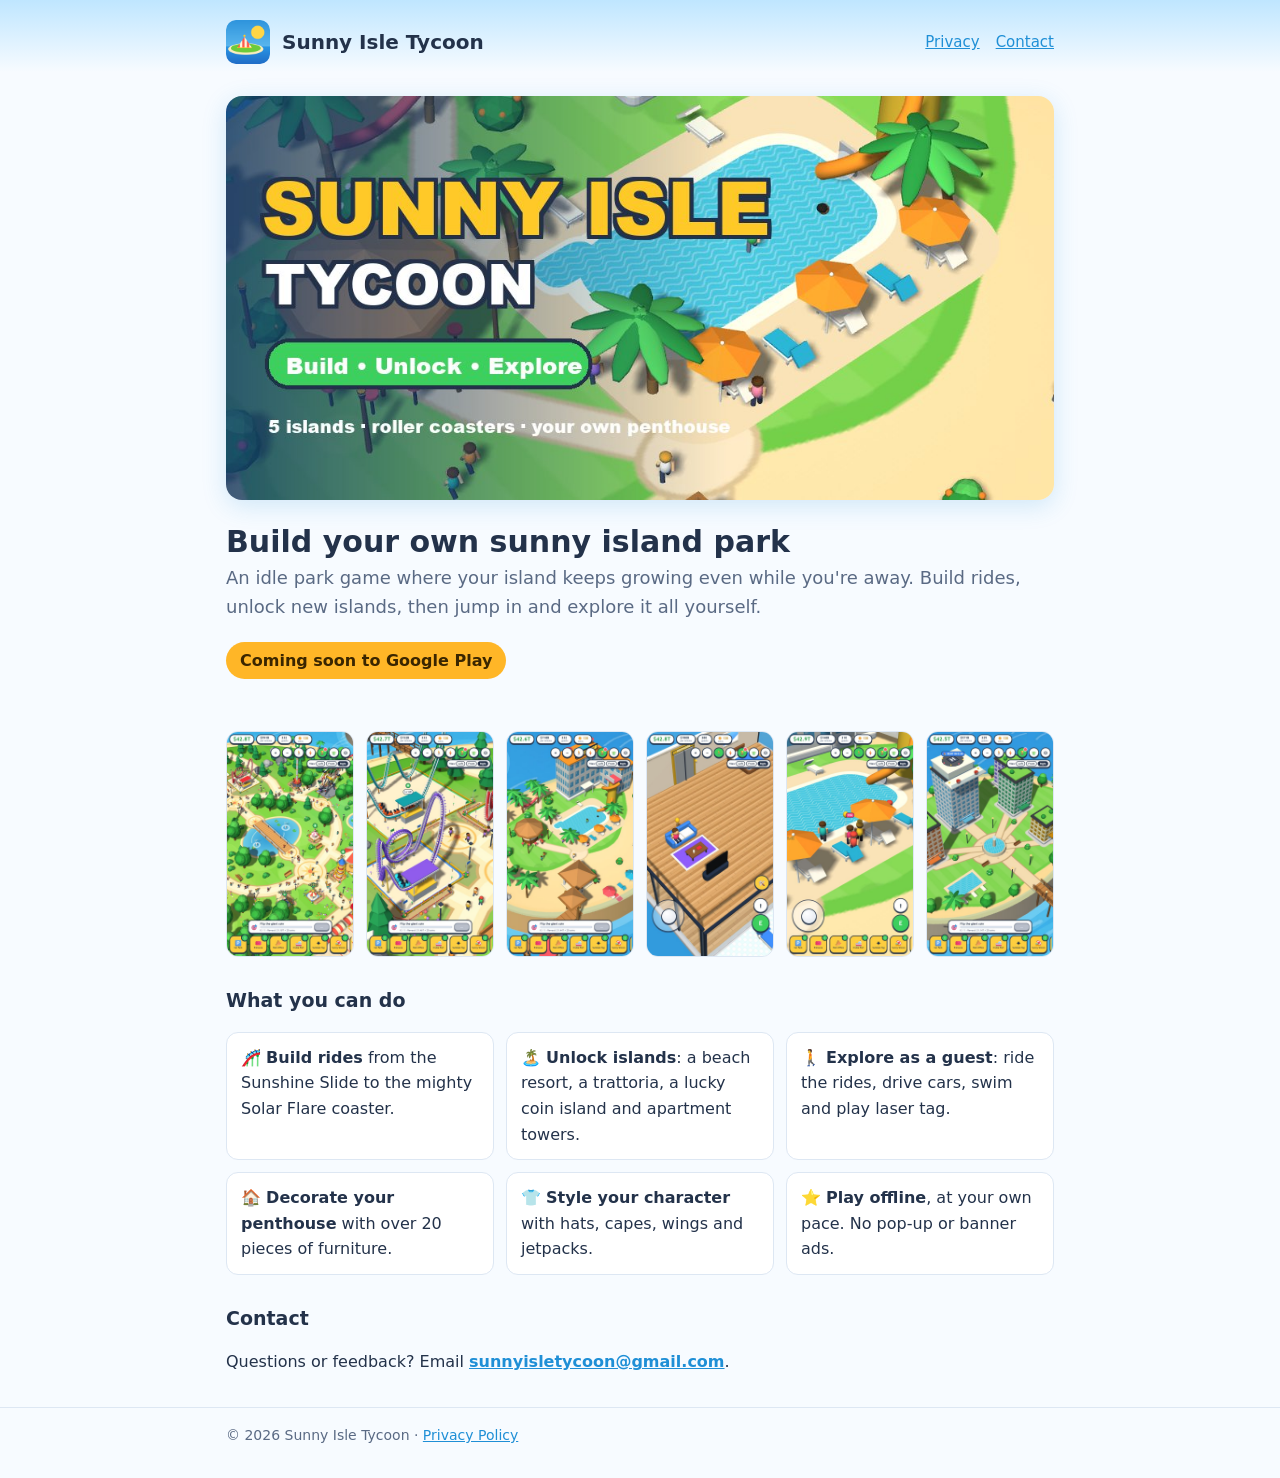
<file: index.html>
<!doctype html>
<html lang="en">
<head>
<meta charset="utf-8">
<meta name="viewport" content="width=device-width,initial-scale=1">
<title>Sunny Isle Tycoon</title>
<meta name="description" content="Build a sunny 3D island park, unlock new islands and explore it all yourself!">
<link rel="icon" href="favicon.png">
<link rel="stylesheet" href="style.css">
</head>
<body>
<header class="top"><div class="wrap">
  <img src="img/icon.png" alt="">
  <a class="brand" href="./">Sunny Isle Tycoon</a>
  <nav><a href="privacy.html">Privacy</a><a href="#contact">Contact</a></nav>
</div></header>

<main class="wrap">
  <section class="hero">
    <img class="banner" src="img/banner.jpg" alt="Sunny Isle Tycoon: a bright island theme park">
    <h1>Build your own sunny island park</h1>
    <p class="lead">An idle park game where your island keeps growing even while you're away. Build rides, unlock new islands, then jump in and explore it all yourself.</p>
    <span class="badge">Coming soon to Google Play</span>
  </section>

  <div class="shots">
    <img src="img/01-park.jpg" alt="The main park" loading="lazy">
    <img src="img/02-coaster.jpg" alt="A roller coaster" loading="lazy">
    <img src="img/03-shores.jpg" alt="Sunny Shores beach resort" loading="lazy">
    <img src="img/05-penthouse.jpg" alt="Decorating the penthouse" loading="lazy">
    <img src="img/06-explore.jpg" alt="Exploring the park as a guest" loading="lazy">
    <img src="img/07-heights.jpg" alt="Sunrise Heights apartment towers" loading="lazy">
  </div>

  <h2>What you can do</h2>
  <ul class="features">
    <li>🎢 <b>Build rides</b> from the Sunshine Slide to the mighty Solar Flare coaster.</li>
    <li>🏝️ <b>Unlock islands</b>: a beach resort, a trattoria, a lucky coin island and apartment towers.</li>
    <li>🚶 <b>Explore as a guest</b>: ride the rides, drive cars, swim and play laser tag.</li>
    <li>🏠 <b>Decorate your penthouse</b> with over 20 pieces of furniture.</li>
    <li>👕 <b>Style your character</b> with hats, capes, wings and jetpacks.</li>
    <li>⭐ <b>Play offline</b>, at your own pace. No pop-up or banner ads.</li>
  </ul>

  <h2 id="contact">Contact</h2>
  <p>Questions or feedback? Email <a href="mailto:sunnyisletycoon@gmail.com"><b>sunnyisletycoon@gmail.com</b></a>.</p>
</main>

<footer><div class="wrap">© 2026 Sunny Isle Tycoon · <a href="privacy.html">Privacy Policy</a></div></footer>
</body>
</html>
</file>
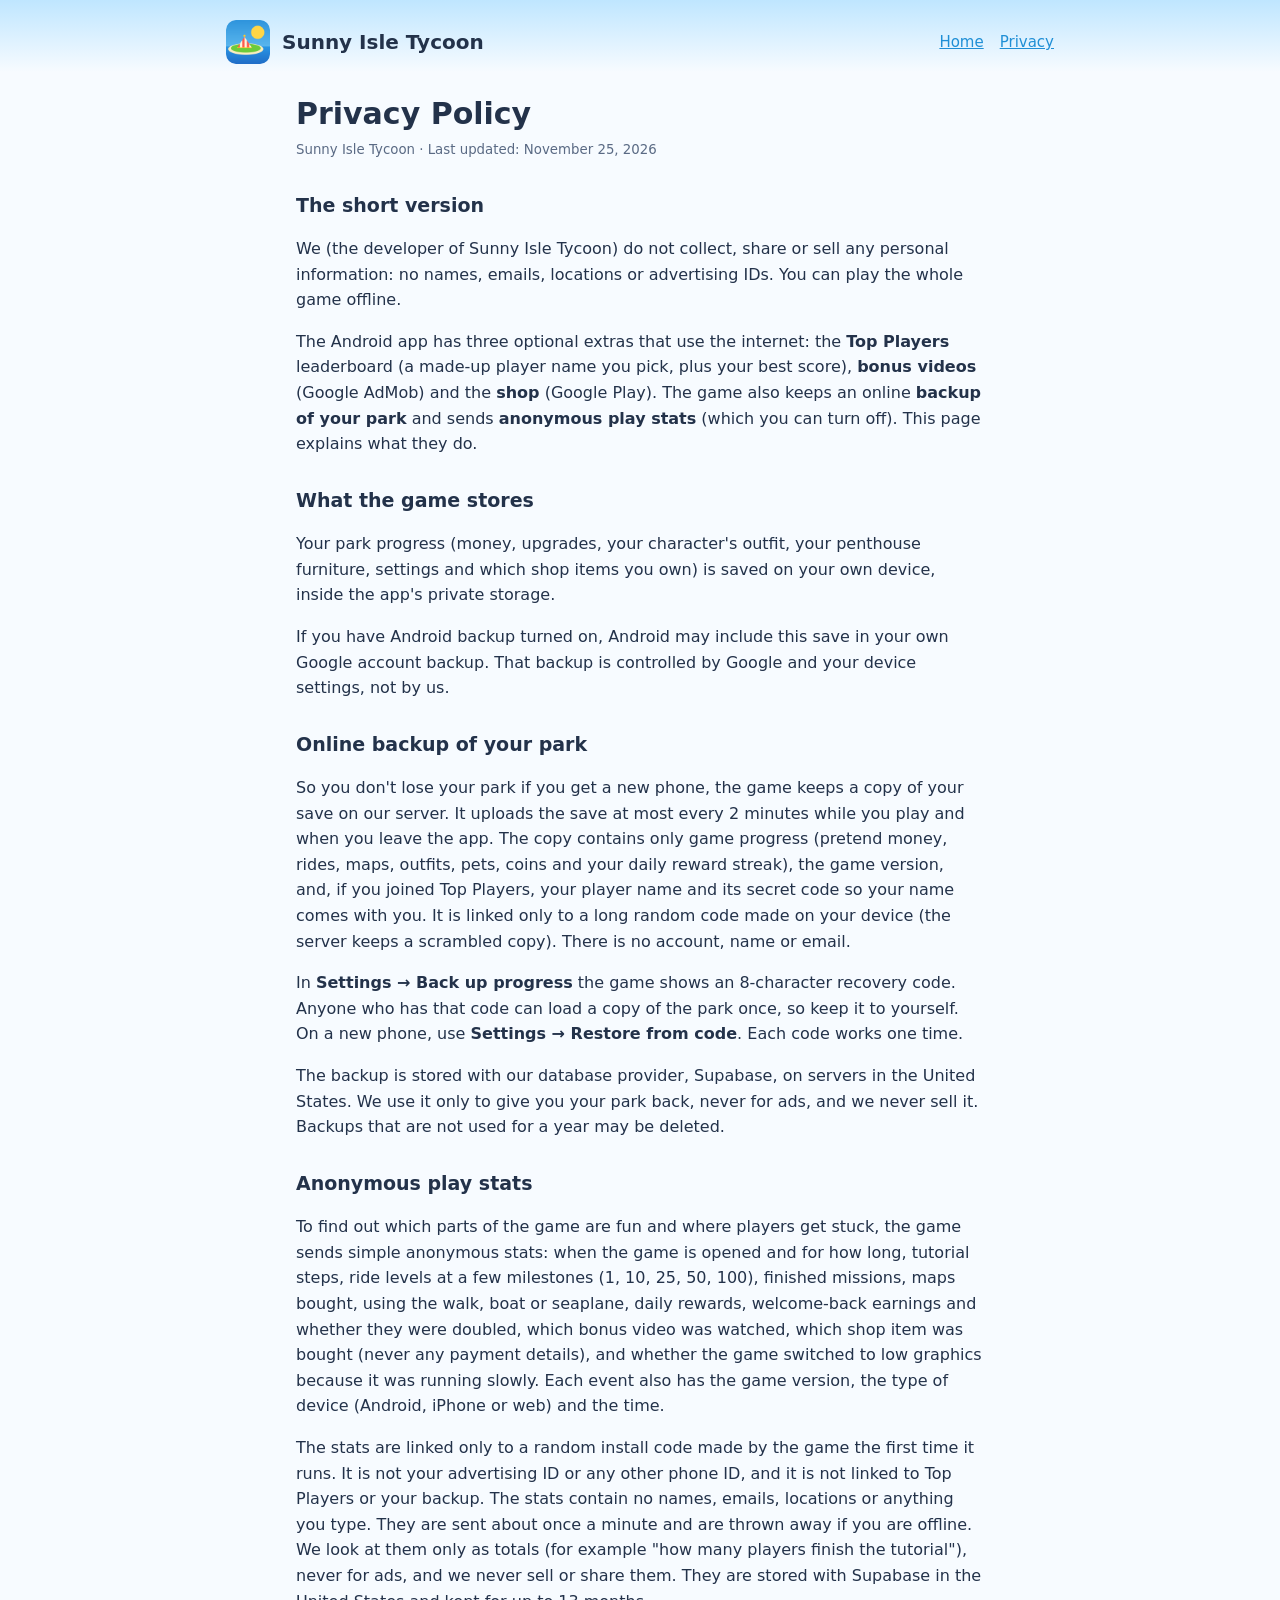
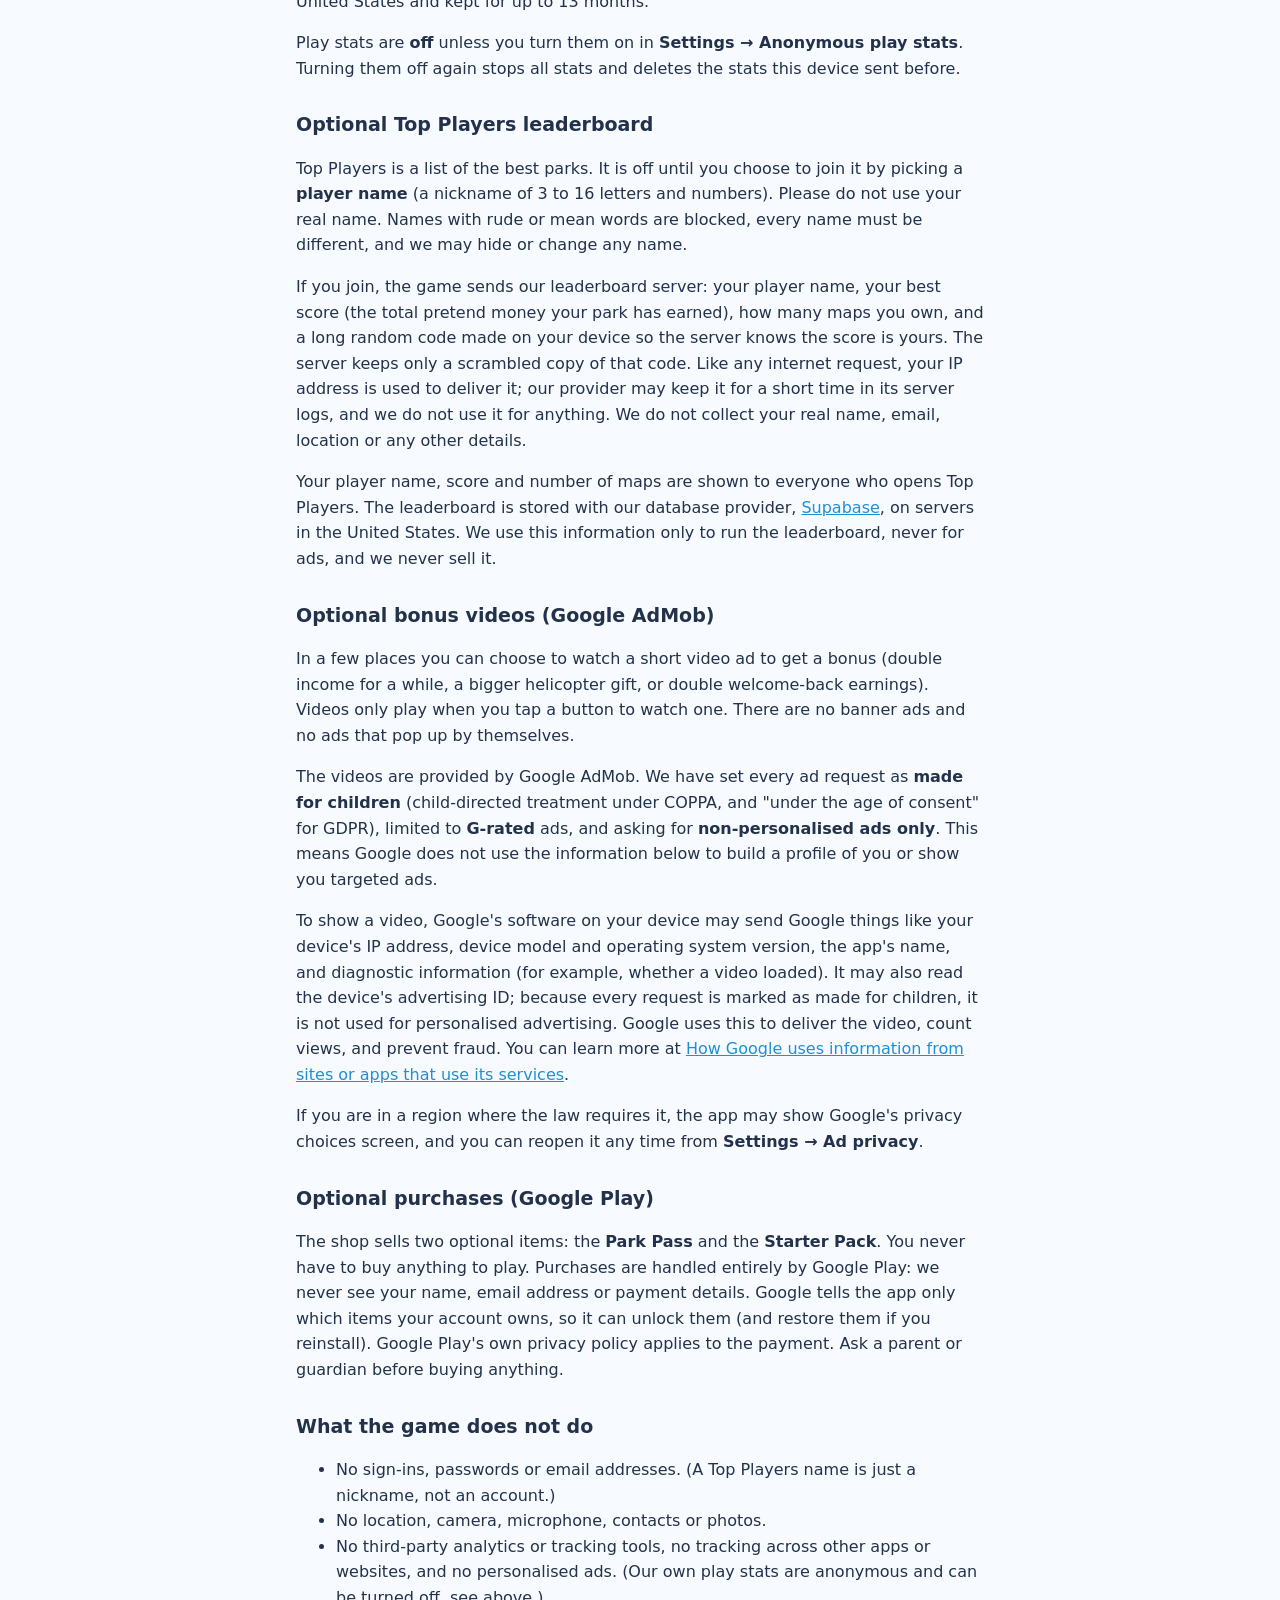
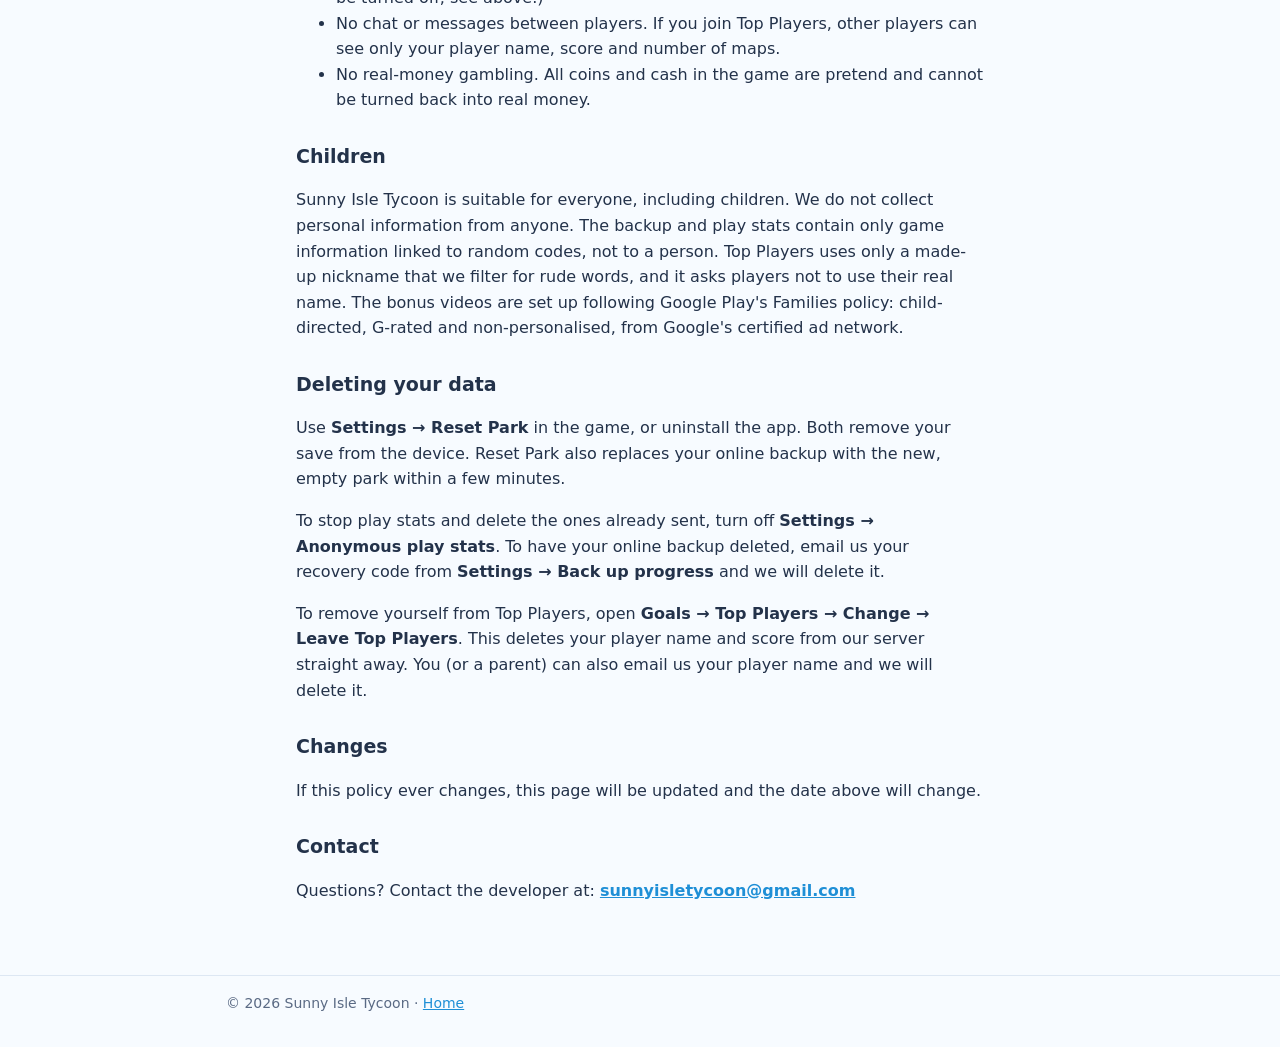
<file: privacy.html>
<!doctype html>
<html lang="en">
<head>
<meta charset="utf-8">
<meta name="viewport" content="width=device-width,initial-scale=1">
<title>Sunny Isle Tycoon: Privacy Policy</title>
<link rel="icon" href="favicon.png">
<link rel="stylesheet" href="style.css">
</head>
<body>
<header class="top"><div class="wrap">
  <img src="img/icon.png" alt="">
  <a class="brand" href="./">Sunny Isle Tycoon</a>
  <nav><a href="./">Home</a><a href="privacy.html">Privacy</a></nav>
</div></header>
<main class="wrap policy">
<h1>Privacy Policy</h1>
<small>Sunny Isle Tycoon · Last updated: November 25, 2026</small>

<h2>The short version</h2>
<p>We (the developer of Sunny Isle Tycoon) do not collect, share or sell any personal information: no names, emails, locations or advertising IDs. You can play the whole game offline.</p>
<p>The Android app has three optional extras that use the internet: the <b>Top Players</b> leaderboard (a made-up player name you pick, plus your best score), <b>bonus videos</b> (Google AdMob) and the <b>shop</b> (Google Play). The game also keeps an online <b>backup of your park</b> and sends <b>anonymous play stats</b> (which you can turn off). This page explains what they do.</p>

<h2>What the game stores</h2>
<p>Your park progress (money, upgrades, your character's outfit, your penthouse furniture, settings and which shop items you own) is saved on your own device, inside the app's private storage.</p>
<p>If you have Android backup turned on, Android may include this save in your own Google account backup. That backup is controlled by Google and your device settings, not by us.</p>

<h2>Online backup of your park</h2>
<p>So you don't lose your park if you get a new phone, the game keeps a copy of your save on our server. It uploads the save at most every 2 minutes while you play and when you leave the app. The copy contains only game progress (pretend money, rides, maps, outfits, pets, coins and your daily reward streak), the game version, and, if you joined Top Players, your player name and its secret code so your name comes with you. It is linked only to a long random code made on your device (the server keeps a scrambled copy). There is no account, name or email.</p>
<p>In <b>Settings → Back up progress</b> the game shows an 8-character recovery code. Anyone who has that code can load a copy of the park once, so keep it to yourself. On a new phone, use <b>Settings → Restore from code</b>. Each code works one time.</p>
<p>The backup is stored with our database provider, Supabase, on servers in the United States. We use it only to give you your park back, never for ads, and we never sell it. Backups that are not used for a year may be deleted.</p>

<h2>Anonymous play stats</h2>
<p>To find out which parts of the game are fun and where players get stuck, the game sends simple anonymous stats: when the game is opened and for how long, tutorial steps, ride levels at a few milestones (1, 10, 25, 50, 100), finished missions, maps bought, using the walk, boat or seaplane, daily rewards, welcome-back earnings and whether they were doubled, which bonus video was watched, which shop item was bought (never any payment details), and whether the game switched to low graphics because it was running slowly. Each event also has the game version, the type of device (Android, iPhone or web) and the time.</p>
<p>The stats are linked only to a random install code made by the game the first time it runs. It is not your advertising ID or any other phone ID, and it is not linked to Top Players or your backup. The stats contain no names, emails, locations or anything you type. They are sent about once a minute and are thrown away if you are offline. We look at them only as totals (for example "how many players finish the tutorial"), never for ads, and we never sell or share them. They are stored with Supabase in the United States and kept for up to 13 months.</p>
<p>Play stats are <b>off</b> unless you turn them on in <b>Settings → Anonymous play stats</b>. Turning them off again stops all stats and deletes the stats this device sent before.</p>

<h2>Optional Top Players leaderboard</h2>
<p>Top Players is a list of the best parks. It is off until you choose to join it by picking a <b>player name</b> (a nickname of 3 to 16 letters and numbers). Please do not use your real name. Names with rude or mean words are blocked, every name must be different, and we may hide or change any name.</p>
<p>If you join, the game sends our leaderboard server: your player name, your best score (the total pretend money your park has earned), how many maps you own, and a long random code made on your device so the server knows the score is yours. The server keeps only a scrambled copy of that code. Like any internet request, your IP address is used to deliver it; our provider may keep it for a short time in its server logs, and we do not use it for anything. We do not collect your real name, email, location or any other details.</p>
<p>Your player name, score and number of maps are shown to everyone who opens Top Players. The leaderboard is stored with our database provider, <a href="https://supabase.com/privacy">Supabase</a>, on servers in the United States. We use this information only to run the leaderboard, never for ads, and we never sell it.</p>

<h2>Optional bonus videos (Google AdMob)</h2>
<p>In a few places you can choose to watch a short video ad to get a bonus (double income for a while, a bigger helicopter gift, or double welcome-back earnings). Videos only play when you tap a button to watch one. There are no banner ads and no ads that pop up by themselves.</p>
<p>The videos are provided by Google AdMob. We have set every ad request as <b>made for children</b> (child-directed treatment under COPPA, and "under the age of consent" for GDPR), limited to <b>G-rated</b> ads, and asking for <b>non-personalised ads only</b>. This means Google does not use the information below to build a profile of you or show you targeted ads.</p>
<p>To show a video, Google's software on your device may send Google things like your device's IP address, device model and operating system version, the app's name, and diagnostic information (for example, whether a video loaded). It may also read the device's advertising ID; because every request is marked as made for children, it is not used for personalised advertising. Google uses this to deliver the video, count views, and prevent fraud. You can learn more at <a href="https://policies.google.com/technologies/partner-sites">How Google uses information from sites or apps that use its services</a>.</p>
<p>If you are in a region where the law requires it, the app may show Google's privacy choices screen, and you can reopen it any time from <b>Settings → Ad privacy</b>.</p>

<h2>Optional purchases (Google Play)</h2>
<p>The shop sells two optional items: the <b>Park Pass</b> and the <b>Starter Pack</b>. You never have to buy anything to play. Purchases are handled entirely by Google Play: we never see your name, email address or payment details. Google tells the app only which items your account owns, so it can unlock them (and restore them if you reinstall). Google Play's own privacy policy applies to the payment. Ask a parent or guardian before buying anything.</p>

<h2>What the game does not do</h2>
<ul>
  <li>No sign-ins, passwords or email addresses. (A Top Players name is just a nickname, not an account.)</li>
  <li>No location, camera, microphone, contacts or photos.</li>
  <li>No third-party analytics or tracking tools, no tracking across other apps or websites, and no personalised ads. (Our own play stats are anonymous and can be turned off, see above.)</li>
  <li>No chat or messages between players. If you join Top Players, other players can see only your player name, score and number of maps.</li>
  <li>No real-money gambling. All coins and cash in the game are pretend and cannot be turned back into real money.</li>
</ul>

<h2>Children</h2>
<p>Sunny Isle Tycoon is suitable for everyone, including children. We do not collect personal information from anyone. The backup and play stats contain only game information linked to random codes, not to a person. Top Players uses only a made-up nickname that we filter for rude words, and it asks players not to use their real name. The bonus videos are set up following Google Play's Families policy: child-directed, G-rated and non-personalised, from Google's certified ad network.</p>

<h2>Deleting your data</h2>
<p>Use <b>Settings → Reset Park</b> in the game, or uninstall the app. Both remove your save from the device. Reset Park also replaces your online backup with the new, empty park within a few minutes.</p>
<p>To stop play stats and delete the ones already sent, turn off <b>Settings → Anonymous play stats</b>. To have your online backup deleted, email us your recovery code from <b>Settings → Back up progress</b> and we will delete it.</p>
<p>To remove yourself from Top Players, open <b>Goals → Top Players → Change → Leave Top Players</b>. This deletes your player name and score from our server straight away. You (or a parent) can also email us your player name and we will delete it.</p>

<h2>Changes</h2>
<p>If this policy ever changes, this page will be updated and the date above will change.</p>

<h2>Contact</h2>
<p>Questions? Contact the developer at: <a href="mailto:sunnyisletycoon@gmail.com"><b>sunnyisletycoon@gmail.com</b></a></p>
</main>
<footer><div class="wrap">© 2026 Sunny Isle Tycoon · <a href="./">Home</a></div></footer>
</body>
</html>
</file>
<file: style.css>
:root{--ink:#23324a;--soft:#5a6a84;--bg:#f7fbff;--card:#ffffff;--sun:#ffb627;--sea:#1f8fd6;--line:#dde7f3}
*{box-sizing:border-box}
body{margin:0;font-family:system-ui,-apple-system,"Segoe UI",Roboto,sans-serif;line-height:1.6;color:var(--ink);background:var(--bg)}
a{color:var(--sea)}
.wrap{max-width:860px;margin:0 auto;padding:0 16px}
header.top{background:linear-gradient(180deg,#bfe6ff,#f7fbff);padding:20px 0 8px}
header.top .wrap{display:flex;align-items:center;gap:12px}
header.top img{width:44px;height:44px;border-radius:10px}
header.top a.brand{font-weight:700;font-size:20px;color:var(--ink);text-decoration:none}
header.top nav{margin-left:auto;display:flex;gap:16px;font-size:15px}
.hero{padding:24px 0}
.hero img.banner{width:100%;border-radius:16px;display:block;box-shadow:0 6px 24px rgba(31,143,214,.18)}
h1{font-size:30px;margin:24px 0 4px;line-height:1.2}
h2{font-size:19px;margin-top:28px}
.lead{font-size:18px;color:var(--soft);margin:0 0 16px}
.shots{display:grid;grid-template-columns:repeat(6,1fr);gap:12px;margin:20px 0}
.shots img{width:100%;border-radius:12px;display:block;border:1px solid var(--line)}
.features{display:grid;grid-template-columns:repeat(auto-fit,minmax(240px,1fr));gap:12px;padding:0;list-style:none}
.features li{background:var(--card);border:1px solid var(--line);border-radius:12px;padding:12px 14px}
.badge{display:inline-block;background:var(--sun);color:#3a2600;font-weight:700;border-radius:999px;padding:6px 14px;margin:4px 0 8px}
.policy{max-width:720px;padding-bottom:24px}
.policy small{color:var(--soft)}
footer{border-top:1px solid var(--line);margin-top:32px;padding:16px 0 32px;color:var(--soft);font-size:14px}
@media (max-width:700px){.shots{grid-template-columns:repeat(3,1fr)}h1{font-size:25px}}
@media (max-width:420px){header.top nav{gap:10px;font-size:14px}}
</file>
